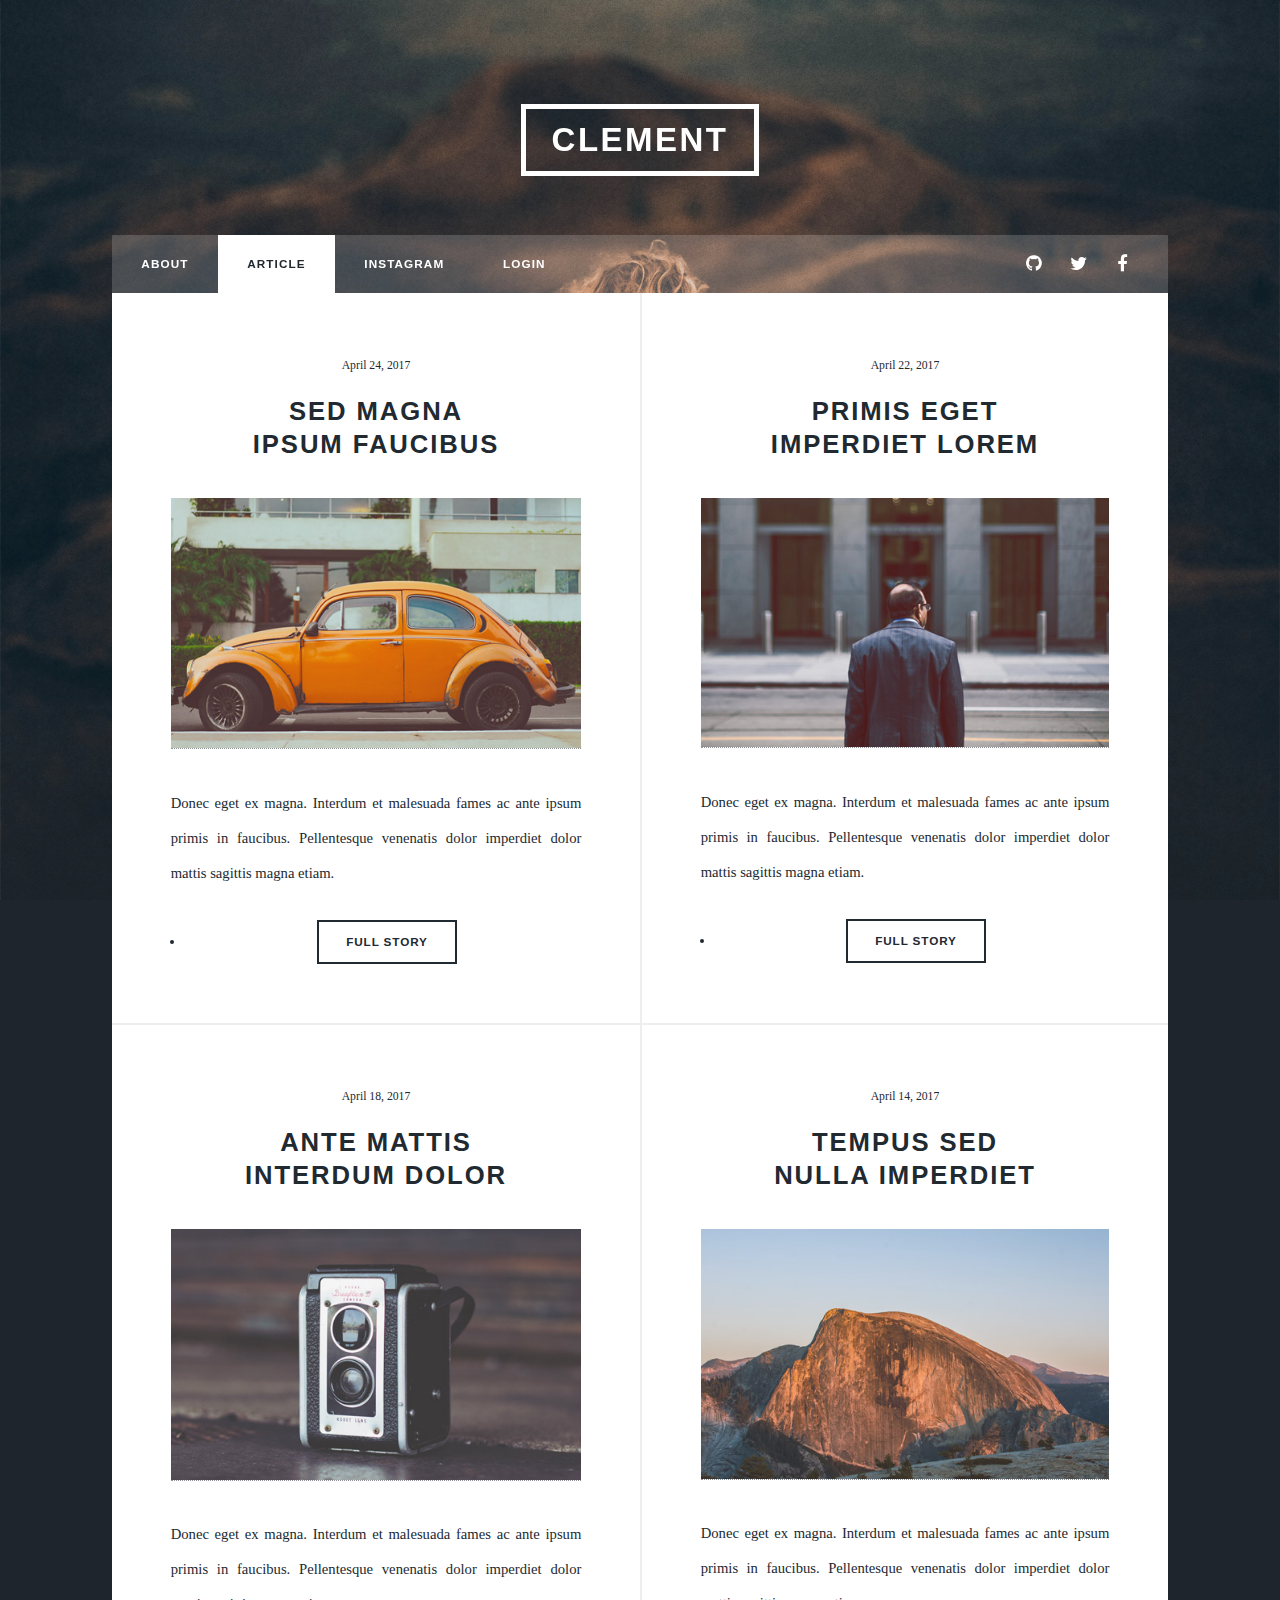
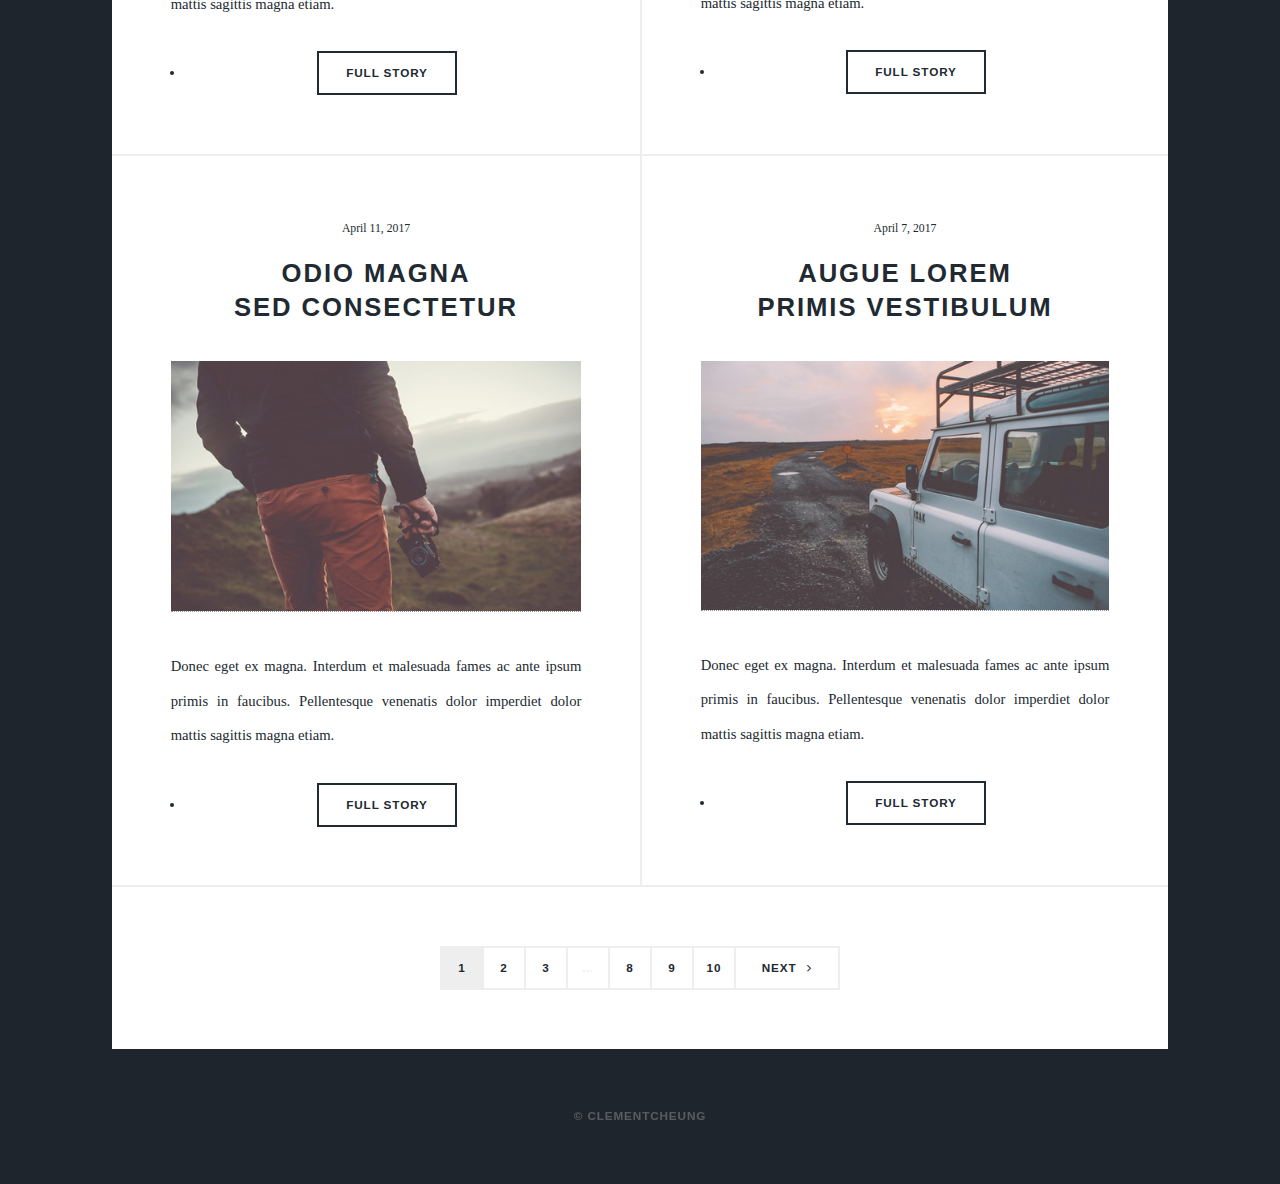
<file: article.html>
<!DOCTYPE html>
<html lang="en">

<head>
    <meta charset="UTF-8">
    <meta http-equiv="X-UA-Compatible" content="IE=edge">
    <meta name="viewport" content="width=device-width, initial-scale=1.0">
    <meta name="author" content="clementCheung">
    <meta name="description" content="Articals written by Clement Cheung.">
    <link rel="stylesheet" href="css/artical.min.css">
    <link rel="shortcut icon" href="Icons/bookmark.svg">
    <title>Articals</title>
</head>

<body class="is-loading">
    <!-- 页面内容的容器 -->
    <div id="wrapper" class="fade-in">
        <!-- logo -->
        <header id="header">
            <a href="index.html" class="logo">Clement</a>
        </header>

        <!-- 导航栏 -->
        <nav id="nav">
            <ul class="links">
                <li><a href="index.html">ABOUT</a></li>
                <li class="active"><a href="article.php">ARTICLE</a></li>
                <li><a href="Instagram.html">INSTAGRAM</a></li>
                <li><a href="login.html">LOGIN</a></li>
            </ul>
            <ul class="icons">
                <li><a href="https://github.com/clementchueng" class="icon fa-github"></a></li>
                <li><a href="#" class="icon fa-twitter"></a></li>
                <li><a href="#" class="icon fa-facebook"></a></li>
            </ul>
        </nav>

        <!-- 主要内容 -->
        <main id="main">
            <!-- 文章 -->
            <section class="posts">
                <article>
                    <header>
                        <!-- 发表日期 -->
                        <span class="date">April 24, 2017</span>
                        <!-- 标题 -->
                        <h2><a href="#">Sed magna<br />
                                ipsum faucibus</a></h2>
                    </header>
                    <!-- 封面 -->
                    <a href="#" class="image fit"><img src="images/article2/pic02.jpg" alt="" /></a>
                    <!-- 概要内容 -->
                    <p>Donec eget ex magna. Interdum et malesuada fames ac ante ipsum primis in faucibus. Pellentesque
                        venenatis dolor imperdiet dolor mattis sagittis magna etiam.</p>
                    <!-- 查看完整内容 -->
                    <ul class="actions">
                        <li><a href="#" class="button">Full Story</a></li>
                    </ul>
                </article>

                <article>
                    <header>
                        <span class="date">April 22, 2017</span>
                        <h2><a href="#">Primis eget<br />
                                imperdiet lorem</a></h2>
                    </header>
                    <a href="#" class="image fit"><img src="images/article2/pic03.jpg" alt="" /></a>
                    <p>Donec eget ex magna. Interdum et malesuada fames ac ante ipsum primis in faucibus. Pellentesque
                        venenatis dolor imperdiet dolor mattis sagittis magna etiam.</p>
                    <ul class="actions">
                        <li><a href="#" class="button">Full Story</a></li>
                    </ul>
                </article>

                <article>
                    <header>
                        <span class="date">April 18, 2017</span>
                        <h2><a href="#">Ante mattis<br />
                                interdum dolor</a></h2>
                    </header>
                    <a href="#" class="image fit"><img src="images/article2/pic04.jpg" alt="" /></a>
                    <p>Donec eget ex magna. Interdum et malesuada fames ac ante ipsum primis in faucibus. Pellentesque
                        venenatis dolor imperdiet dolor mattis sagittis magna etiam.</p>
                    <ul class="actions">
                        <li><a href="#" class="button">Full Story</a></li>
                    </ul>
                </article>

                <article>
                    <header>
                        <span class="date">April 14, 2017</span>
                        <h2><a href="#">Tempus sed<br />
                                nulla imperdiet</a></h2>
                    </header>
                    <a href="#" class="image fit"><img src="images/article2/pic05.jpg" alt="" /></a>
                    <p>Donec eget ex magna. Interdum et malesuada fames ac ante ipsum primis in faucibus. Pellentesque
                        venenatis dolor imperdiet dolor mattis sagittis magna etiam.</p>
                    <ul class="actions">
                        <li><a href="#" class="button">Full Story</a></li>
                    </ul>
                </article>

                <article>
                    <header>
                        <span class="date">April 11, 2017</span>
                        <h2><a href="#">Odio magna<br />
                                sed consectetur</a></h2>
                    </header>
                    <a href="#" class="image fit"><img src="images/article2/pic06.jpg" alt="" /></a>
                    <p>Donec eget ex magna. Interdum et malesuada fames ac ante ipsum primis in faucibus. Pellentesque
                        venenatis dolor imperdiet dolor mattis sagittis magna etiam.</p>
                    <ul class="actions">
                        <li><a href="#" class="button">Full Story</a></li>
                    </ul>
                </article>

                <article>
                    <header>
                        <span class="date">April 7, 2017</span>
                        <h2><a href="#">Augue lorem<br />
                                primis vestibulum</a></h2>
                    </header>
                    <a href="#" class="image fit"><img src="images/article2/pic07.jpg" alt="" /></a>
                    <p>Donec eget ex magna. Interdum et malesuada fames ac ante ipsum primis in faucibus. Pellentesque
                        venenatis dolor imperdiet dolor mattis sagittis magna etiam.</p>
                    <ul class="actions">
                        <li><a href="#" class="button">Full Story</a></li>
                    </ul>
                </article>
            </section>

            <!-- 页码 -->
            <footer>
                <div class="pagination">
                    <!--<a href="#" class="previous">Prev</a>-->
                    <a href="#" class="page active">1</a>
                    <a href="#" class="page">2</a>
                    <a href="#" class="page">3</a>
                    <span class="extra">&hellip;</span>
                    <a href="#" class="page">8</a>
                    <a href="#" class="page">9</a>
                    <a href="#" class="page">10</a>
                    <a href="#" class="next">Next</a>
                </div>
            </footer>
        </main>

        <!-- 版权说明 -->
        <div id="copyright">
            <ul>
                <li>&copy; ClementCheung</li>
            </ul>
        </div>
    </div>

    <!-- js -->
    <script src="js/jquery.min.js"></script>
    <script src="js/jquery.scrollex.min.js"></script>
    <script src="js/jquery.scrolly.min.js"></script>
    <script src="js/skel.min.js"></script>
    <script src="js/util.min.js"></script>
    <script src="js/main.min.js"></script>
</body>

</html>
</file>
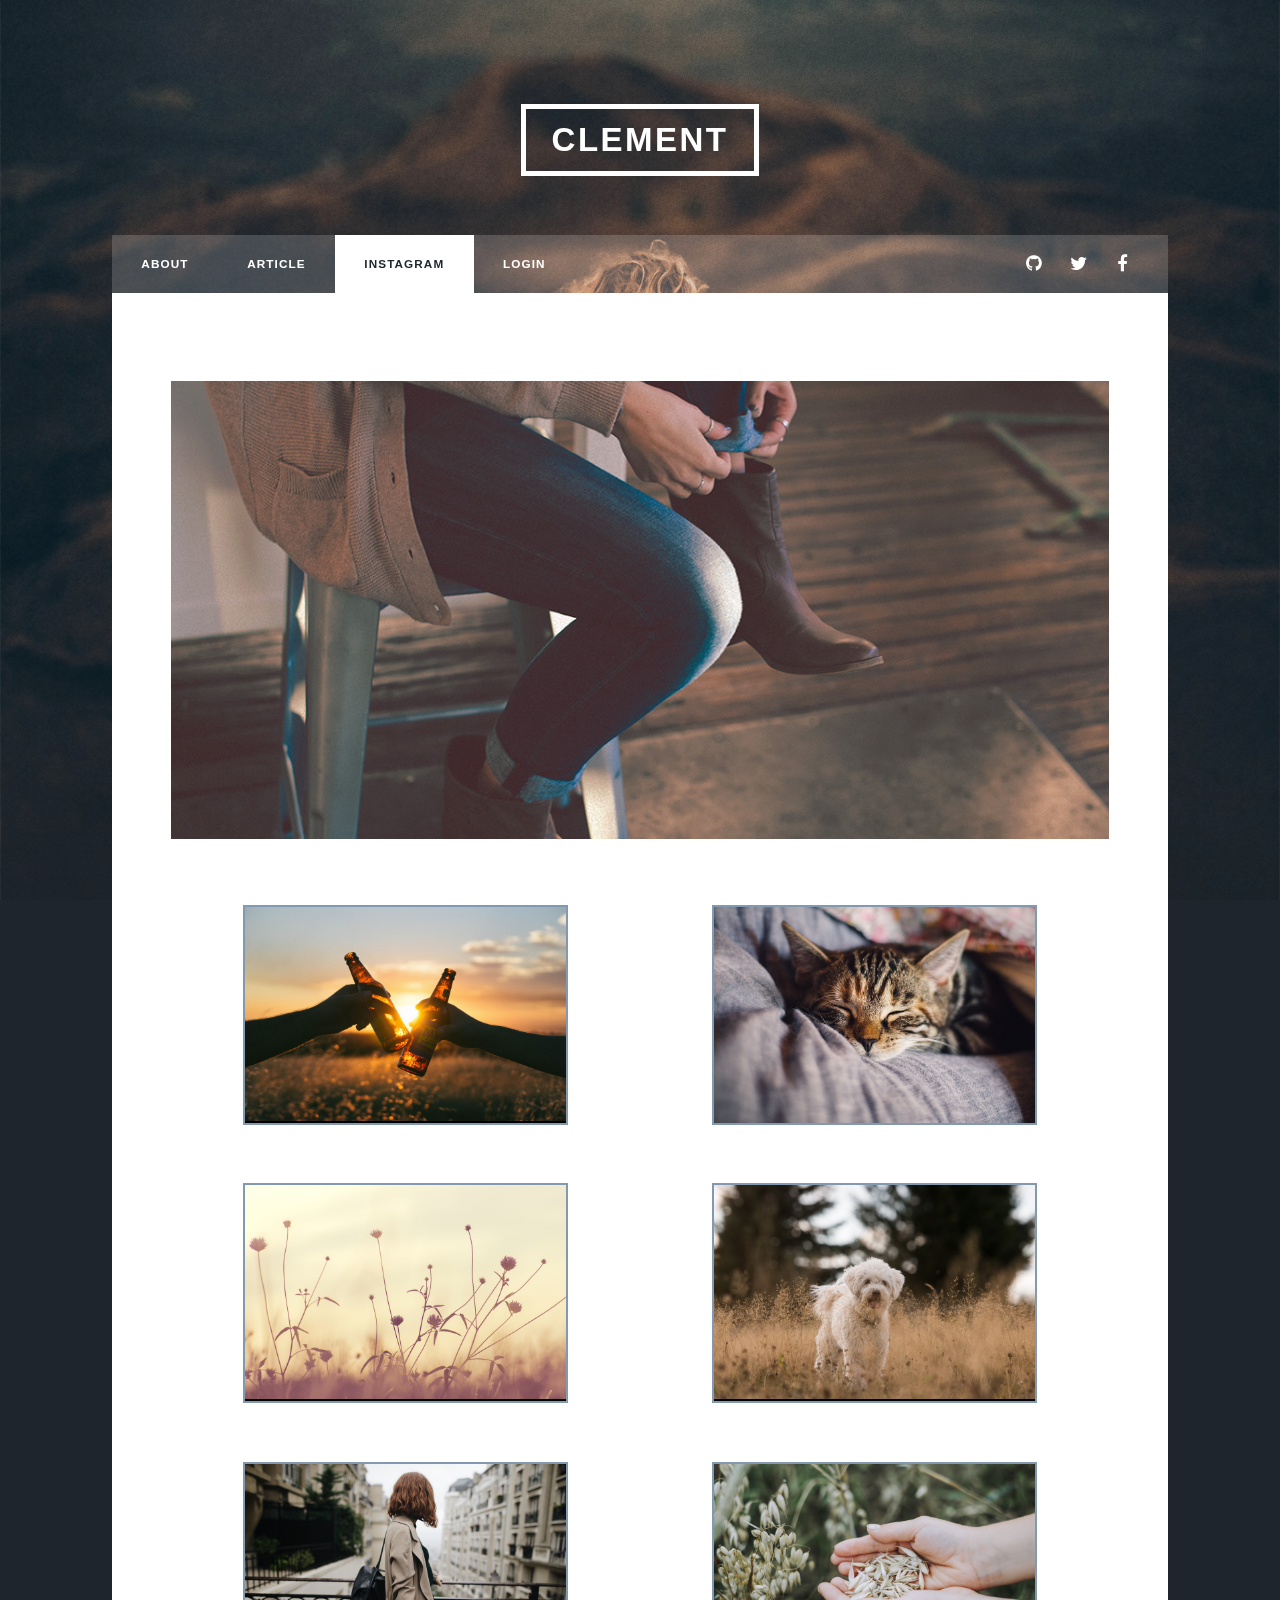
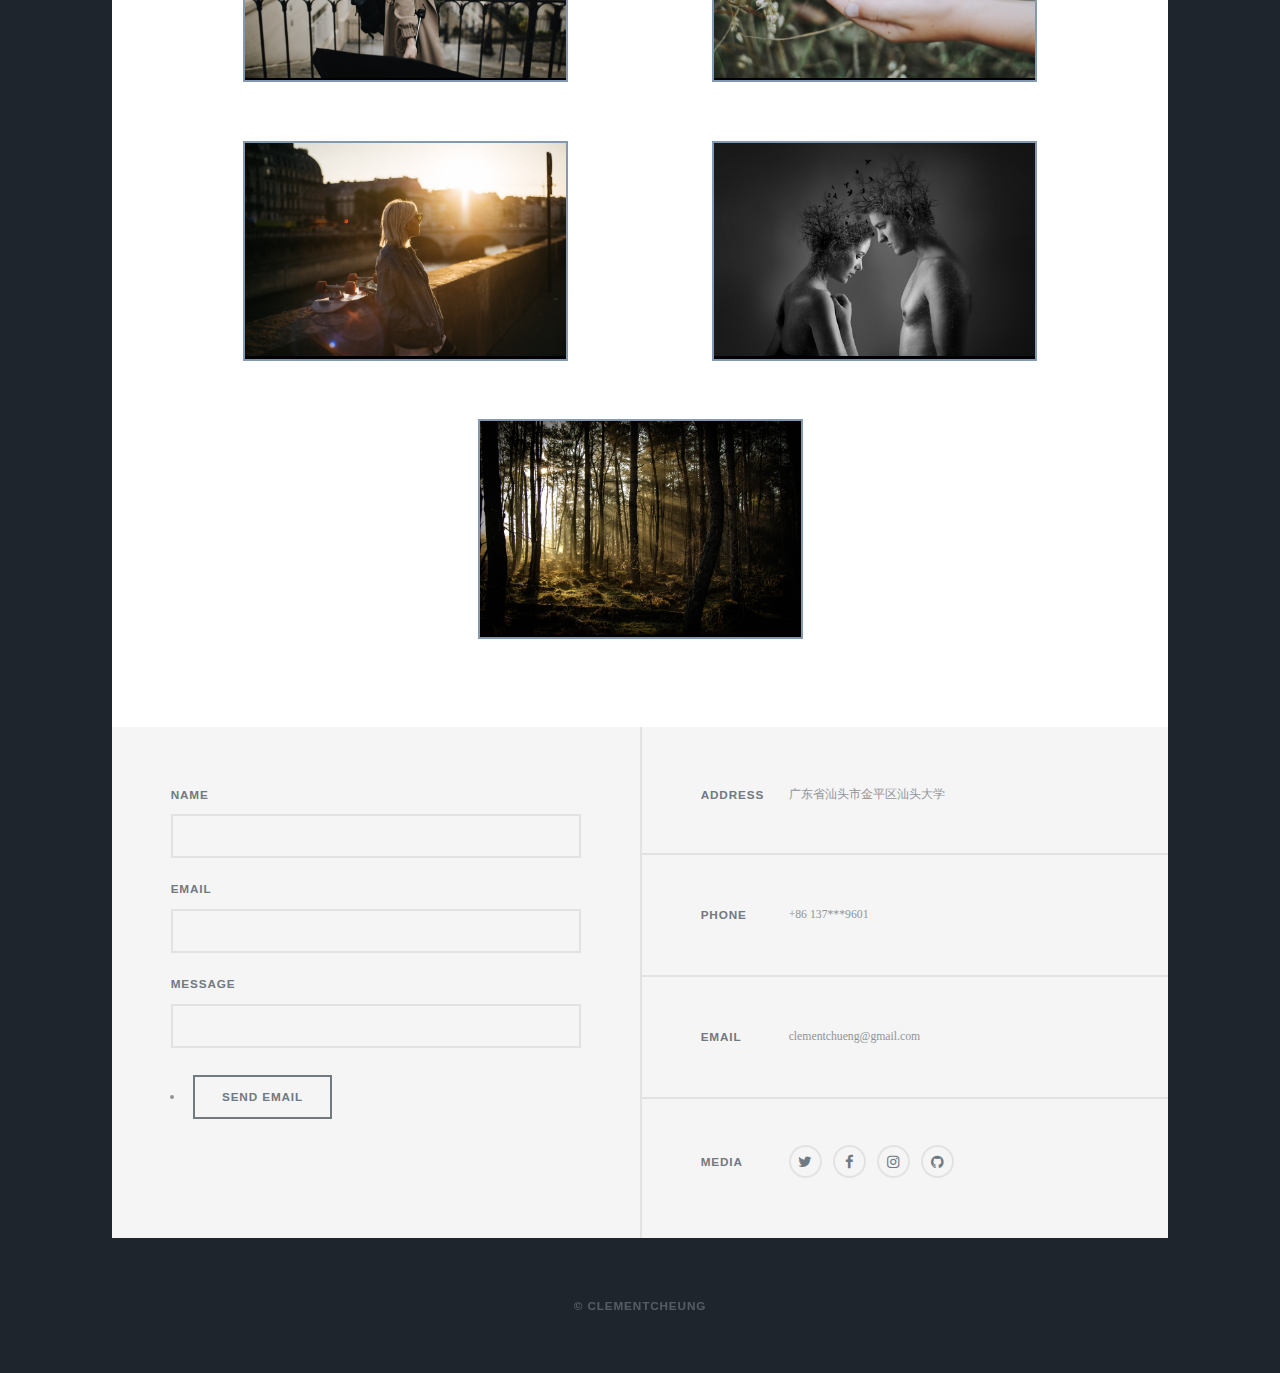
<file: Instagram.html>
<!DOCTYPE html>
<html lang="en">

<head>
    <meta charset="UTF-8">
    <meta http-equiv="X-UA-Compatible" content="IE=edge">
    <meta name="viewport" content="width=device-width, initial-scale=1.0">
    <meta name="author" content="clementCheung">
    <meta name="description" content="Articals written by Clement Cheung.">
    <link rel="stylesheet" href="css/instagram.css">
    <link rel="shortcut icon" href="Icons/instagram.svg">
    <title>Instagram</title>
</head>

<body class="is-loading">
    <!-- 页面内容的容器 -->
    <div id="wrapper" class="fade-in">
        <!-- logo -->
        <header id="header">
            <a href="index.html" class="logo">Clement</a>
        </header>

        <!-- 导航栏 -->
        <nav id="nav">
            <ul class="links">
                <li><a href="index.html">ABOUT</a></li>
                <li><a href="article.php">ARTICLE</a></li>
                <li class="active"><a href="Instagram.html">INSTAGRAM</a></li>
                <li><a href="login.html">LOGIN</a></li>
            </ul>
            <ul class="icons">
                <li><a href="#" class="icon fa-github"></a></li>
                <li><a href="#" class="icon fa-twitter"></a></li>
                <li><a href="#" class="icon fa-facebook"></a></li>
            </ul>
        </nav>

        <!-- 主要内容 -->
        <main id="main">
            <!-- 图片 -->
            <section class="post">
                <span class="image fit"><img src="images/article2/pic01.jpg" alt="" /></span>

                <div class="container">
                    <div class="box">
                        <img src="images/instagram/beer.jpg" />

                        <div class="caption">
                            <h3>beer</h3>
                        </div>
                    </div>

                    <div class="box">
                        <img src="images/instagram/cat-1.jpg" />

                        <div class="caption">
                            <h3>Cat-1</h3>
                        </div>
                    </div>

                    <div class="box">
                        <img src="images/instagram/small.jpg" />

                        <div class="caption">
                            <h3>Small</h3>
                        </div>
                    </div>

                    <div class="box">
                        <img src="images/instagram/dog.jpg" />

                        <div class="caption">
                            <h3>Dog</h3>
                        </div>
                    </div>

                    <div class="box">
                        <img src="images/instagram/girl.jpg" />

                        <div class="caption">
                            <h3>Girl</h3>
                        </div>
                    </div>

                    <div class="box">
                        <img src="images/instagram/oats.jpg" />

                        <div class="caption">
                            <h3>Oats</h3>
                        </div>
                    </div>

                    <div class="box">
                        <img src="images/instagram/people.jpg" />

                        <div class="caption">
                            <h3>People</h3>
                        </div>
                    </div>

                    <div class="box">
                        <img src="images/instagram/portrait.jpg" />

                        <div class="caption">
                            <h3>Portrait</h3>
                        </div>
                    </div>

                    <div class="box">
                        <img src="images/instagram/sunbeam.jpg" />

                        <div class="caption">
                            <h3>Sunbeam</h3>
                        </div>
                    </div>
                </div>

            </section>
        </main>

        <!-- 页脚 -->
        <footer id="footer">
            <!-- 发送邮件 -->
            <section>
                <form action="php/sendEmail.php" method="POST">
                    <div class="field">
                        <label for="name">NAME</label>
                        <input type="text" name="name" id="name">
                    </div>
                    <div class="field">
                        <label for="email">EMAIL</label>
                        <input type="email" name="email" id="email">
                    </div>
                    <div class="field">
                        <label for="message">MESSAGE</label>
                        <input type="text" name="message" id="message">
                    </div>
                    <ul class="actions">
                        <li><input type="submit" value="SEND EMAIL"></li>
                    </ul>
                </form>
            </section>

            <!-- 联系方式 -->
            <section class="split contact">
                <section class="alt">
                    <h3>ADDRESS</h3>
                    <p>广东省汕头市金平区汕头大学</p>
                </section>
                <section>
                    <h3>PHONE</h3>
                    <p>+86 137***9601</p>
                </section>
                <section>
                    <h3>EMAIL</h3>
                    <p>clementchueng@gmail.com</p>
                </section>
                <section>
                    <h3>MEDIA</h3>
                    <ul class="icons alt">
                        <li><a href="#" class="icon alt fa-twitter"><span class="label">Twitter</span></a></li>
                        <li><a href="#" class="icon alt fa-facebook"><span class="label">Facebook</span></a></li>
                        <li><a href="#" class="icon alt fa-instagram"><span class="label">Instagram</span></a></li>
                        <li><a target="_blank" href="https://github.com/clementchueng" class="icon alt fa-github"><span
                                    class="label">GitHub</span></a>
                        </li>
                    </ul>
                </section>
            </section>
        </footer>

        <!-- 版权说明 -->
        <div id="copyright">
            <ul>
                <li>&copy; ClementCheung</li>
            </ul>
        </div>
    </div>

    <!-- js -->
    <script src="js/jquery.min.js"></script>
    <script src="js/jquery.scrollex.min.js"></script>
    <script src="js/jquery.scrolly.min.js"></script>
    <script src="js/skel.min.js"></script>
    <script src="js/util.js"></script>
    <script src="js/main.js"></script>
    <script src="js/caption.js"></script>
</body>

</html>
</file>
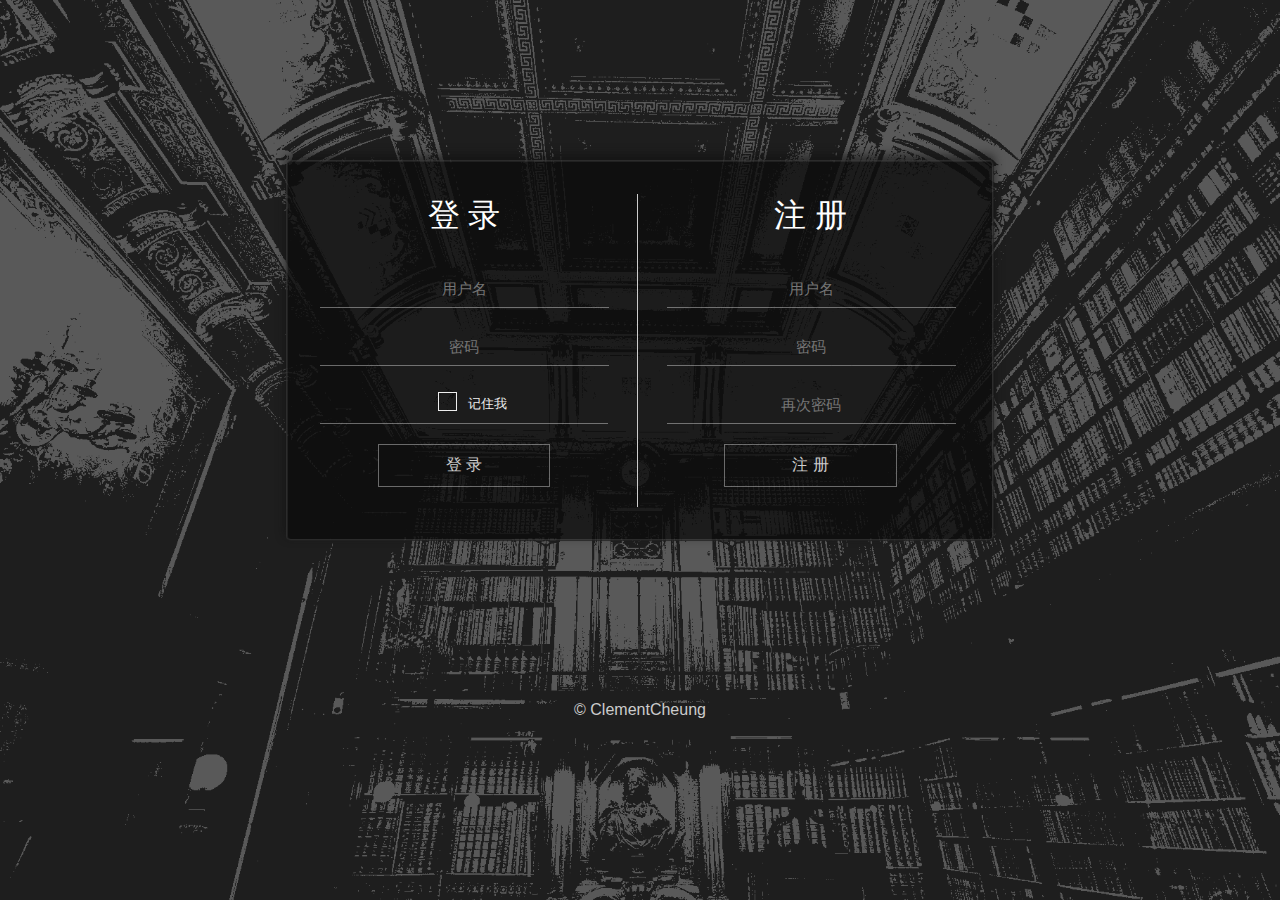
<file: login.html>
<!DOCTYPE html>
<html>

<head>
  <meta name="viewport" content="width=device-width, initial-scale=1">
  <meta http-equiv="Content-Type" content="text/html; charset=utf-8">
  <link rel="stylesheet" href="css/login.css" type="text/css">
  <link rel="shortcut icon" href="Icons/login.png">
  <title>LOGIN | REGISTER</title>

  <script
    type="application/x-javascript"> addEventListener("load", function() { setTimeout(hideURLbar, 0); }, false); function hideURLbar(){ window.scrollTo(0,1); } </script>
</head>


<body>
  <!-- 容器 -->
  <div class="container">
    <!-- 左侧登录框 -->
    <div class="login">
      <h2>登 录</h2>
      <form action="php/loginAction.php" method="post">
        <input type="text" name="name" placeholder="用户名" required>
        <input type="password" name="password" placeholder="密码" required>
        <ul class="tick">
          <li>
            <input type="checkbox" name="remember" id="brand1" value="">
            <label for="brand1"><span></span>记住我</label>
          </li>
        </ul>
        <div class="send-button">
          <input type="submit" value="登 录">
        </div>
      </form>
    </div>

    <!-- 右侧注册框 -->
    <div class="register">
      <h2>注 册</h2>
      <form action="php/registerAction.php" method="post">
        <input type="text" name="name" placeholder="用户名" required>
        <input type="password" name="password" placeholder="密码" required>
        <input type="password" name="re_password" placeholder="再次密码" required>

        <div class="send-button">
          <input type="submit" value="注 册">
        </div>
      </form>
    </div>
  </div>
  <!-- 版权说明 -->
  <div id="copyright">
    <ul>
      <li>&copy; ClementCheung</li>
    </ul>
  </div>
</body>

</html>
</file>
<file: css/instagram.css>
@import url(same.min.css);
.container {
    display: flex;
    flex-wrap: wrap;
    width: auto;
}

.box {
    cursor: pointer;
    width: 325px;
    height: 220px;
    background: #000;
    border: solid 2px #8399AF;
    overflow: hidden;
    position: relative;
    margin: 2rem auto;
}

.box h3 {
    margin: 10px 10px 0 10px;
    padding-top: -10px;
    color: #FFF;
    font: 18pt Arial, sans-serif;
    letter-spacing: -1px;
    font-weight: bold;
    text-align: center;
}

.box img {
    position: absolute;
    top: 0;
    left: 0;
    border: 0;
    max-width: 100%;
}

.caption {
    position: absolute;
    background: #000;
    height: 100px;
    width: 100%;
    opacity: .8;
    top: 100%;
    left: 0px;
    /* For IE 5-7 */
    filter: progid:DXImageTransform.Microsoft.Alpha(Opacity=80);
    /* For IE 8 */
    -MS-filter: "progid:DXImageTransform.Microsoft.Alpha(Opacity=80)";
}

@media screen and (max-width:768px) {
    .container {
        margin: 0 10vw;
    }
}
</file>
<file: css/login.css>
* {
    margin: 0;
    padding: 0;
    border: 0;
}

body {
    font-family: 'Roboto', sans-serif;
    text-align: center;
    background: url("../images/background.png");
    background-repeat: no-repeat;
    background-attachment: fixed;
    background-position: center;
    background-size: cover;
    -webkit-background-size: cover;
    -moz-background-size: cover;
    -o-background-size: cover;
}

body * {
    text-align: center;
}

body a {
    transition: 0.5s all;
    -webkit-transition: 0.5s all;
    -moz-transition: 0.5s all;
    -o-transition: 0.5s all;
    -ms-transition: 0.5s all;
    text-decoration: none;
}

.container {
    display: flex;
    flex-wrap: wrap;
    width: 50%;
    height: auto;
    margin: 10em auto;
    padding: 2em;
    background-color: rgba(10, 10, 10, 0.77);
    border: 2px ridge rgba(238, 238, 238, 0.13);
    border-radius: 5px;
    -moz-box-shadow: 0 -5px 10px 1px rgba(16, 16, 16, 0.57);
    -webkit-box-shadow: 0 -5px 10px 1px rgba(16, 16, 16, 0.57);
    box-shadow: 0 -5px 10px 1px rgba(16, 16, 16, 0.57);
}

.container h2 {
    font-size: 2em;
    color: #FFF;
    font-weight: 400;
    margin-bottom: 1em;
}

.container>div {
    width: 45%;
}

.login {
    padding-right: 4.5%;
    border-right: 1px solid #ccc;
}

.register {
    padding-left: 4.5%;
}

ul.tick {
    list-style: none;
    display: inline-block;
    width: 100%;
    margin-top: 0.5em;
    margin-bottom: 1.25em;
    padding-bottom: 0.6em;
    border-bottom: 1px solid rgba(238, 238, 238, 0.41);
}

ul.tick li input[type="checkbox"] {
    visibility: hidden;
}

ul.tick li input[type="checkbox"]+label {
    position: relative;
    padding-left: 30px;
    border: #F0F8FF;
    display: inline-block;
    font-size: 13px;
    color: #EEE;
}

ul.tick li input[type="checkbox"]+label span:first-child {
    width: 17px;
    height: 17px;
    display: inline-block;
    border: 1px solid #EEE;
    position: absolute;
    top: -3px;
    left: 0;
    bottom: 4px;
}

ul.tick li input[type="checkbox"]:checked+label span:first-child:before {
    content: "";
    background: url(../images/tick.png) no-repeat;
    position: absolute;
    left: 3px;
    top: 3px;
    font-size: 10px;
    width: 10px;
    height: 10px;
}

.copyrights {
    text-indent: -9999px;
    height: 0;
    line-height: 0;
    font-size: 0;
    overflow: hidden;
}

input[type="text"], input[type="password"] {
    width: 93.4%;
    margin-bottom: 20px;
    padding: 10px;
    float: left;
    background-color: transparent;
    border: none;
    font-size: 15px;
    border-bottom: 1px solid rgba(238, 238, 238, 0.41);
    outline: none;
    color: #FFF;
}

.send-button {
    margin-bottom: 20px;
}

.send-button input[type="submit"] {
    width: 60%;
    padding: 10px 0;
    font-size: 16px;
    font-weight: 100;
    background-color: transparent;
    color: #CCC;
    border: 1px solid rgba(238, 238, 238, 0.41);
    border-width: thin;
    cursor: pointer;
    outline: none;
    transition: 0.5s all;
    -webkit-transition: 0.5s all;
    -moz-transition: 0.5s all;
    -o-transition: 0.5s all;
    -ms-transition: 0.5s all;
    text-decoration: none;
}

.send-button input[type="submit"]:hover {
    background-color: #000;
    border: 1px solid #FFF;
    color: #FFF;
    transition: 0.5s all;
    -webkit-transition: 0.5s all;
    -moz-transition: 0.5s all;
    -o-transition: 0.5s all;
    -ms-transition: 0.5s all;
    text-decoration: none;
}

#copyright ul {
    color: #CCC;
    font-weight: 500;
    list-style: none;
    margin: 0;
    padding-left: 0
}

#copyright ul li {
    border-left: solid 2px;
    display: inline-block;
    line-height: 1;
    margin-left: 1rem;
    padding-left: 1rem
}

#copyright ul li:first-child {
    border-left: 0;
    margin-left: 0;
    padding-left: 0
}

@media screen and (max-width:1280px) {
    #copyright {
        margin: 4rem auto
    }
}

@media screen and (max-width:480px) {
    #copyright ul li {
        border-left: 0;
        margin: 1rem 0 0 0;
        padding-left: 0;
        display: block
    }
    #copyright ul li:first-child {
        margin-top: 0
    }
}

@media screen and (max-width:768px) {
    .container {
        flex-direction: column;
        align-items: center;
    }
    .container>div {
        width: 100%;
    }
    .login {
        padding-right: 0;
        padding-bottom: 5vw;
        border-right: 0;
        border-bottom: 1px solid #ccc;
    }
    .register {
        padding-top: 5vw;
        padding-left: 0;
    }
}
</file>
